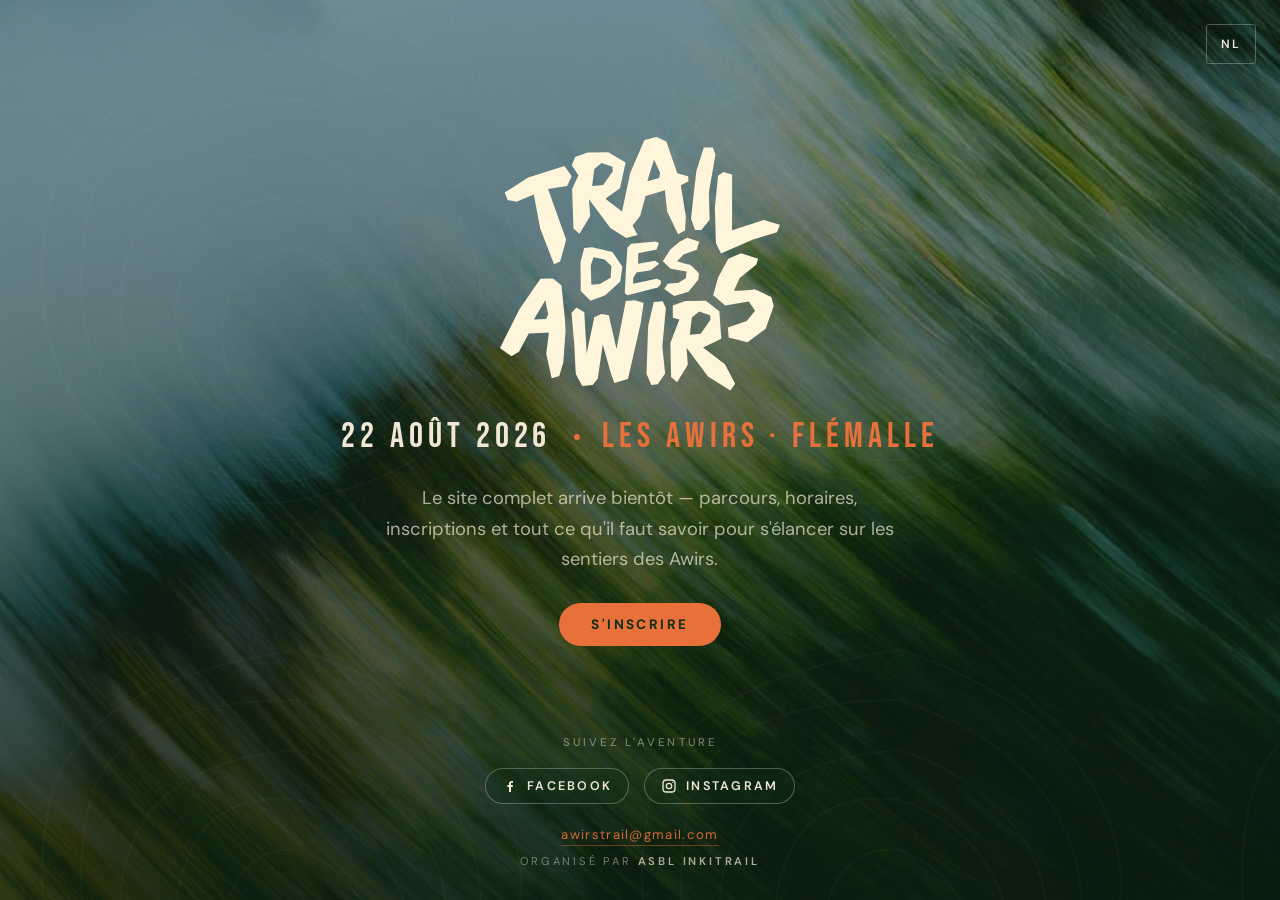
<file: index.html>
<!DOCTYPE html>
<!--
  ============================================================
  WAITING SCREEN — Trail des Awirs 2026
  ============================================================
  Ce fichier est une page d'accueil temporaire (« coming soon »).
  Il sera utilisé en attendant que le vrai site soit prêt à être
  publié. Quand le vrai site sera prêt, il suffira de remplacer
  ce fichier par le vrai index.html.

  COMMENT L'INSTALLER DANS LE REPO :

  1. Renomme l'index.html actuel (le vrai site) en site.html
     pour ne pas le perdre :
       git mv index.html site.html

  2. Place CE fichier (renomme-le en index.html) à la racine
     du repo, à la place de l'ancien index.html.

  3. Commit + push sur la branche main :
       git add .
       git commit -m "Waiting screen — coming soon page"
       git push

  4. GitHub Pages publiera automatiquement la nouvelle page
     d'accueil sur https://glem4ire.github.io/trail-des-awirs/

  POUR REVENIR AU VRAI SITE PLUS TARD :
       git mv index.html waiting.html   (sauvegarde du waiting)
       git mv site.html  index.html     (remet le vrai site)
       git push

  ============================================================
-->
<html lang="fr">
<head>
<meta charset="UTF-8">
<meta name="viewport" content="width=device-width, initial-scale=1.0">
<title>Trail des Awirs 2026 — Bientôt</title>

<!-- Description SEO : ce texte apparaît sous le titre dans Google -->
<meta name="description" content="Trail des Awirs 2026 — 22 août, Flémalle. Trois parcours (6, 12, 21 km). Inscriptions bientôt ouvertes.">

<!-- Open Graph : aperçu lors d'un partage sur Facebook, Whatsapp, etc. -->
<meta property="og:type"        content="website">
<meta property="og:url"         content="https://glem4ire.github.io/trail-des-awirs/">
<meta property="og:title"       content="Trail des Awirs 2026 — 22 août · Flémalle">
<meta property="og:description" content="Trois parcours (6, 12, 21 km) sur les sentiers vallonnés des Awirs. Inscriptions bientôt ouvertes.">
<meta property="og:image"       content="https://glem4ire.github.io/trail-des-awirs/img/background.jpg">
<meta property="og:locale"      content="fr_BE">
<meta property="og:locale:alternate" content="nl_BE">

<!-- Polices Google Fonts : Bebas Neue (titres) et DM Sans (texte courant) -->
<link rel="preconnect" href="https://fonts.googleapis.com">
<link rel="preconnect" href="https://fonts.gstatic.com" crossorigin>
<link href="https://fonts.googleapis.com/css2?family=Bebas+Neue&family=DM+Sans:wght@400;500;600;700&display=swap" rel="stylesheet">

<style>
  /* ============================================================
     VARIABLES DE COULEUR
     Mêmes valeurs que le vrai site (style.css) — palette identique
     pour garder la continuité visuelle de la marque
     ============================================================ */
  :root {
    --vert: #0f2d17;                      /* vert foncé : fond principal */
    --vert-mid: #1a4224;                  /* vert moyen */
    --creme: #f0e8d5;                     /* crème : texte principal */
    --creme-30: rgba(240,232,213,0.30);   /* crème 30 % : bordures */
    --creme-45: rgba(240,232,213,0.45);   /* crème 45 % : textes secondaires */
    --creme-60: rgba(240,232,213,0.60);
    --creme-70: rgba(240,232,213,0.70);
    --orange: #e8703a;                    /* orange : accents et CTA */
  }

  /* Reset basique : enlève les marges et paddings par défaut du navigateur */
  * { margin: 0; padding: 0; box-sizing: border-box; }

  html, body { min-height: 100%; }

  /* Style général de la page */
  body {
    background: var(--vert);
    color: var(--creme);
    font-family: 'DM Sans', sans-serif;
    overflow-y: auto;        /* scroll autorisé si le contenu dépasse la fenêtre */
    position: relative;
  }

  /* ============================================================
     PHOTO DE FOND
     L'image background.jpg couvre tout l'écran. Un dégradé sombre
     est superposé par-dessus pour que le texte reste lisible.
     ============================================================ */
  .bg {
    position: absolute; inset: 0;
    background-image: url('img/background.jpg');
    background-size: cover;
    background-position: center;
    z-index: 0;
  }
  /* Overlay : dégradé du clair (haut) au sombre (bas) */
  .bg::after {
    content: '';
    position: absolute; inset: 0;
    background: linear-gradient(
      to bottom,
      rgba(10,28,14,0.30) 0%,
      rgba(10,28,14,0.50) 55%,
      rgba(10,28,14,0.78) 100%
    );
  }

  /* ============================================================
     MOTIF TOPOGRAPHIQUE
     SVG inline (encodé en data URI) qui dessine des courbes
     concentriques type carte d'altitude. Effet décoratif très
     subtil, identique au reste du site.
     ============================================================ */
  .topo-bg {
    position: absolute; inset: 0;
    background-image: url("data:image/svg+xml,%3Csvg xmlns='http://www.w3.org/2000/svg' width='600' height='600'%3E%3Cpath d='M300,50 Q450,100 500,200 Q550,300 480,400 Q420,480 300,500 Q180,520 100,430 Q20,350 50,200 Q80,80 300,50Z' fill='none' stroke='rgba(240,232,213,0.05)' stroke-width='1.5'/%3E%3Cpath d='M300,100 Q420,140 460,220 Q510,320 440,400 Q380,460 300,480 Q200,490 130,420 Q60,340 90,200 Q120,100 300,100Z' fill='none' stroke='rgba(240,232,213,0.05)' stroke-width='1.5'/%3E%3Cpath d='M300,150 Q390,180 430,250 Q470,330 410,400 Q360,450 300,460 Q220,465 160,400 Q100,335 130,250 Q160,160 300,150Z' fill='none' stroke='rgba(240,232,213,0.05)' stroke-width='1.5'/%3E%3Cpath d='M300,200 Q360,220 390,270 Q430,340 380,400 Q340,440 300,440 Q240,440 200,390 Q160,330 185,265 Q210,190 300,200Z' fill='none' stroke='rgba(240,232,213,0.05)' stroke-width='1.5'/%3E%3Cpath d='M300,250 Q340,265 360,300 Q390,350 350,395 Q320,425 300,425 Q265,425 240,392 Q210,350 230,295 Q250,245 300,250Z' fill='none' stroke='rgba(240,232,213,0.05)' stroke-width='1.5'/%3E%3C/svg%3E");
    background-size: 600px 600px;
    z-index: 1;
    opacity: 0.6;
    pointer-events: none;   /* le motif ne bloque pas les clics */
  }

  /* ============================================================
     BOUTON DE BASCULE FR / NL — coin haut-droite
     ============================================================ */
  .lang-toggle {
    position: absolute;
    top: 1.5rem; right: 1.5rem;
    z-index: 10;
    background: none;
    border: 1px solid var(--creme-30);
    color: var(--creme);
    font-family: 'DM Sans', sans-serif;
    font-size: 0.75rem;
    font-weight: 600;
    letter-spacing: 0.15em;
    text-transform: uppercase;
    min-height: 40px;
    padding: 0 0.9rem;
    border-radius: 3px;
    cursor: pointer;
    transition: border-color 0.2s, color 0.2s;
  }
  .lang-toggle:hover { border-color: var(--creme); }

  /* ============================================================
     CONTENEUR PRINCIPAL
     Affiche le contenu en colonne, espacé verticalement
     (logo en haut, distances au milieu, contact en bas).
     ============================================================ */
  main {
    position: relative;
    z-index: 2;
    min-height: 100vh;
    display: flex;
    flex-direction: column;
    justify-content: space-between;
    align-items: center;
    padding: 2rem 1.5rem 2rem;   /* réduit : était 3rem top/bottom */
    text-align: center;
    gap: 1.5rem;                  /* réduit : était 3rem */
  }

  /* ─── BLOC CENTRAL : LOGO + DATE/LIEU + DISTANCES ─── */
  .center {
    display: flex;
    flex-direction: column;
    align-items: center;
    gap: 1.8rem;          /* réduit : était 2.8rem */
    max-width: 720px;
    margin-top: 1rem;     /* réduit : était 2rem */
  }

  /* Logo principal — taille adaptative selon l'écran */
  /* clamp(min, idéal, max) : entre 160 et 280 px, scale avec la fenêtre */
  .hero-logo {
    width: clamp(160px, 25vw, 280px);   /* réduit : était clamp(220px, 32vw, 340px) */
    height: auto;
    display: block;
  }

  /* Date + lieu en grande typo Bebas Neue (très lisible et impactant) */
  .meta {
    display: flex;
    flex-wrap: wrap;
    justify-content: center;
    align-items: center;
    gap: 0.6rem 1.4rem;
    font-family: 'Bebas Neue', sans-serif;
    font-size: clamp(1.6rem, 3vw, 2.2rem);
    letter-spacing: 0.14em;
    text-transform: uppercase;
    color: var(--creme);
    line-height: 1;
  }
  /* Petit point orange entre la date et le lieu */
  .meta .dot {
    width: 6px; height: 6px; border-radius: 50%;
    background: var(--orange);
    display: inline-block;
  }
  /* Le lieu est en orange pour le mettre en valeur */
  .meta .place {
    color: var(--orange);
  }

  /* ─── TEXTE D'ACCROCHE ─── */
  /* Phrase d'annonce sous la date/lieu — lisible, aérée, pas trop grande */
  .teaser {
    font-size: clamp(0.95rem, 2vw, 1.15rem);
    line-height: 1.65;
    color: var(--creme-70);
    max-width: 520px;
    font-weight: 400;
  }

  /* ─── BAS DE PAGE : statut + réseaux + contact ─── */
  .footer {
    display: flex;
    flex-direction: column;
    align-items: center;
    gap: 1.4rem;          /* réduit : était 2.4rem */
    width: 100%;
    max-width: 720px;
  }

  /* Bouton d'inscription : CTA orange plein, bien visible */
  .cta-btn {
    display: inline-flex;
    align-items: center;
    gap: 0.5rem;
    padding: 0.8rem 2rem;
    border-radius: 999px;
    background: var(--orange);          /* fond orange plein */
    color: var(--vert);                 /* texte vert foncé pour le contraste */
    text-decoration: none;
    font-size: 0.85rem;
    letter-spacing: 0.18em;
    text-transform: uppercase;
    font-weight: 700;
    transition: background 0.2s, transform 0.2s, box-shadow 0.2s;
  }
  /* Au survol : légèrement plus foncé + petit soulèvement */
  .cta-btn:hover {
    background: #d8602c;                 /* orange un peu plus foncé */
    transform: translateY(-1px);
    box-shadow: 0 6px 18px rgba(232,112,58,0.35);
  }

  /* ─── RÉSEAUX SOCIAUX ─── */
  .socials-block {
    display: flex;
    flex-direction: column;
    align-items: center;
    gap: 1.2rem;
  }
  .socials-prompt {
    font-size: 0.7rem;
    letter-spacing: 0.28em;
    text-transform: uppercase;
    color: var(--creme-45);
    font-weight: 500;
  }
  .socials {
    display: flex;
    gap: 0.9rem;
    align-items: center;
    flex-wrap: wrap;
    justify-content: center;
  }
  /* Boutons Facebook et Instagram en pills (ovales arrondis) */
  .social-btn {
    display: inline-flex;
    align-items: center;
    gap: 0.6rem;
    padding: 0.55rem 1rem;   /* réduit : était 0.75rem 1.3rem */
    border: 1px solid var(--creme-30);
    border-radius: 999px;
    color: var(--creme);
    text-decoration: none;
    font-size: 0.78rem;
    letter-spacing: 0.18em;
    text-transform: uppercase;
    font-weight: 600;
    transition: background 0.2s, border-color 0.2s, transform 0.2s;
    background: rgba(15,45,23,0.4);
  }
  /* Au survol : le bouton devient orange plein */
  .social-btn:hover {
    background: var(--orange);
    border-color: var(--orange);
    color: var(--vert);
    transform: translateY(-1px);
  }
  .social-btn svg {
    width: 16px; height: 16px;
    flex-shrink: 0;
  }

  /* ─── EMAIL + ORG ─── */
  .meta-row {
    display: flex;
    flex-direction: column;
    align-items: center;
    gap: 0.5rem;
  }
  .email-link {
    color: var(--orange);
    text-decoration: none;
    font-size: 0.82rem;
    letter-spacing: 0.1em;
    border-bottom: 1px solid rgba(232,112,58,0.45);
    padding-bottom: 2px;
    opacity: 0.9;
    transition: opacity 0.2s;
  }
  .email-link:hover { opacity: 1; }
  .org {
    font-size: 0.7rem;
    letter-spacing: 0.25em;
    text-transform: uppercase;
    color: var(--creme-45);
  }
  .org strong { color: var(--creme-70); font-weight: 600; }

  /* ─── ADAPTATIONS MOBILE (écrans < 600px) ─── */
  @media (max-width: 600px) {
    .meta { font-size: 1.2rem; gap: 0.4rem 0.8rem; }
    main { padding: 1.5rem 1rem; gap: 1rem; }
  }
</style>
</head>
<body>

<!-- Photo de fond + overlay sombre -->
<div class="bg"></div>
<!-- Motif topographique décoratif par-dessus -->
<div class="topo-bg"></div>

<!-- Bouton FR/NL (coin supérieur droit) -->
<button class="lang-toggle" onclick="toggleLang()" aria-label="Changer de langue">NL</button>

<main>
  <!-- Spacer du haut (vide volontaire pour l'équilibre vertical) -->
  <div></div>

  <!-- BLOC CENTRAL -->
  <div class="center">
    <!-- Logo principal -->
    <img src="img/logo_tda.svg" alt="Trail des Awirs" class="hero-logo">

    <!-- Date + lieu, en grande typo -->
    <div class="meta">
      <span data-i18n="date">22 Août 2026</span>
      <span class="dot"></span>
      <span class="place" data-i18n="place">Les Awirs · Flémalle</span>
    </div>

    <!-- Texte d'accroche : annonce l'arrivée du site -->
    <p class="teaser" data-i18n="teaser">Le site complet arrive bientôt — parcours, horaires, inscriptions et tout ce qu'il faut savoir pour s'élancer sur les sentiers des Awirs.</p>

    <!-- Bouton d'inscription : renvoie vers le formulaire otop.be (nouvel onglet) -->
    <a href="https://www.otop.be/traildesawirs/inscription/fiche"
       target="_blank" rel="noopener"
       class="cta-btn" data-i18n="register">S'inscrire</a>
  </div>

  <!-- BAS DE PAGE -->
  <div class="footer">

    <!-- Bloc réseaux sociaux -->
    <div class="socials-block">
      <span class="socials-prompt" data-i18n="follow">Suivez l'aventure</span>
      <div class="socials">
        <!-- Facebook : événement de l'édition 2026 -->
        <a href="https://fb.me/e/5RRbiAURP" target="_blank" rel="noopener" class="social-btn" aria-label="Facebook">
          <svg viewBox="0 0 24 24" fill="currentColor" aria-hidden="true"><path d="M13.5 21v-7.5h2.5l.4-3h-2.9V8.7c0-.87.24-1.46 1.5-1.46H16.5V4.6c-.27-.04-1.18-.12-2.24-.12-2.22 0-3.76 1.36-3.76 3.85V10.5H8v3h2.5V21h3z"/></svg>
          Facebook
        </a>
        <!-- Instagram : compte officiel @inkitrail -->
        <a href="https://www.instagram.com/traildesawirs" target="_blank" rel="noopener" class="social-btn" aria-label="Instagram">
          <svg viewBox="0 0 24 24" fill="none" stroke="currentColor" stroke-width="2" aria-hidden="true"><rect x="3" y="3" width="18" height="18" rx="5"/><circle cx="12" cy="12" r="4"/><circle cx="17.5" cy="6.5" r="1" fill="currentColor" stroke="none"/></svg>
          Instagram
        </a>
      </div>
    </div>

    <!-- Email de contact + mention de l'organisateur -->
    <div class="meta-row">
      <a href="mailto:awirstrail@gmail.com" class="email-link">awirstrail@gmail.com</a>
      <p class="org" data-i18n="org">Organisé par <strong>ASBL Inkitrail</strong></p>
    </div>
  </div>
</main>

<!--
  ============================================================
  SCRIPT i18n (FR / NL)
  Le bouton NL/FR change tous les textes marqués `data-i18n`.
  La langue choisie est mémorisée dans localStorage pour rester
  active si le visiteur revient.
  ============================================================
-->
<script>
  // Dictionnaire des traductions FR + NL
  const T = {
    fr: {
      date: '22 Août 2026',
      place: 'Les Awirs · Flémalle',
      teaser: 'Le site complet arrive bientôt — parcours, horaires, inscriptions et tout ce qu\'il faut savoir pour s\'élancer sur les sentiers des Awirs.',
      register: 'S\'inscrire',
      follow: "Suivez l'aventure",
      org: 'Organisé par <strong>ASBL Inkitrail</strong>'
    },
    nl: {
      date: '22 Augustus 2026',
      place: 'Les Awirs · Flémalle',
      teaser: 'De volledige website komt binnenkort — parcours, tijdschema, inschrijvingen en alles wat je moet weten om de trails van Awirs te verkennen.',
      register: 'Inschrijven',
      follow: 'Volg het avontuur',
      org: 'Georganiseerd door <strong>VZW Inkitrail</strong>'
    }
  };

  // Applique une langue : remplace tous les textes marqués data-i18n
  function setLang(lang) {
    const dict = T[lang];
    document.querySelectorAll('[data-i18n]').forEach(el => {
      const k = el.getAttribute('data-i18n');
      if (dict[k] != null) el.innerHTML = dict[k];
    });
    document.documentElement.lang = lang;
    // Le bouton affiche la LANGUE OPPOSÉE (celle qu'on peut choisir)
    document.querySelector('.lang-toggle').textContent = lang === 'fr' ? 'NL' : 'FR';
    // On mémorise le choix pour les prochaines visites
    try { localStorage.setItem('trail-lang', lang); } catch (e) {}
  }

  // Fonction appelée par le bouton : bascule entre FR et NL
  function toggleLang() {
    const cur = document.documentElement.lang === 'nl' ? 'nl' : 'fr';
    setLang(cur === 'fr' ? 'nl' : 'fr');
  }

  // Au chargement de la page : lit la préférence sauvegardée (sinon FR par défaut)
  let saved = 'fr';
  try { saved = localStorage.getItem('trail-lang') || 'fr'; } catch (e) {}
  setLang(saved === 'nl' ? 'nl' : 'fr');
</script>

</body>
</html>
</file>
